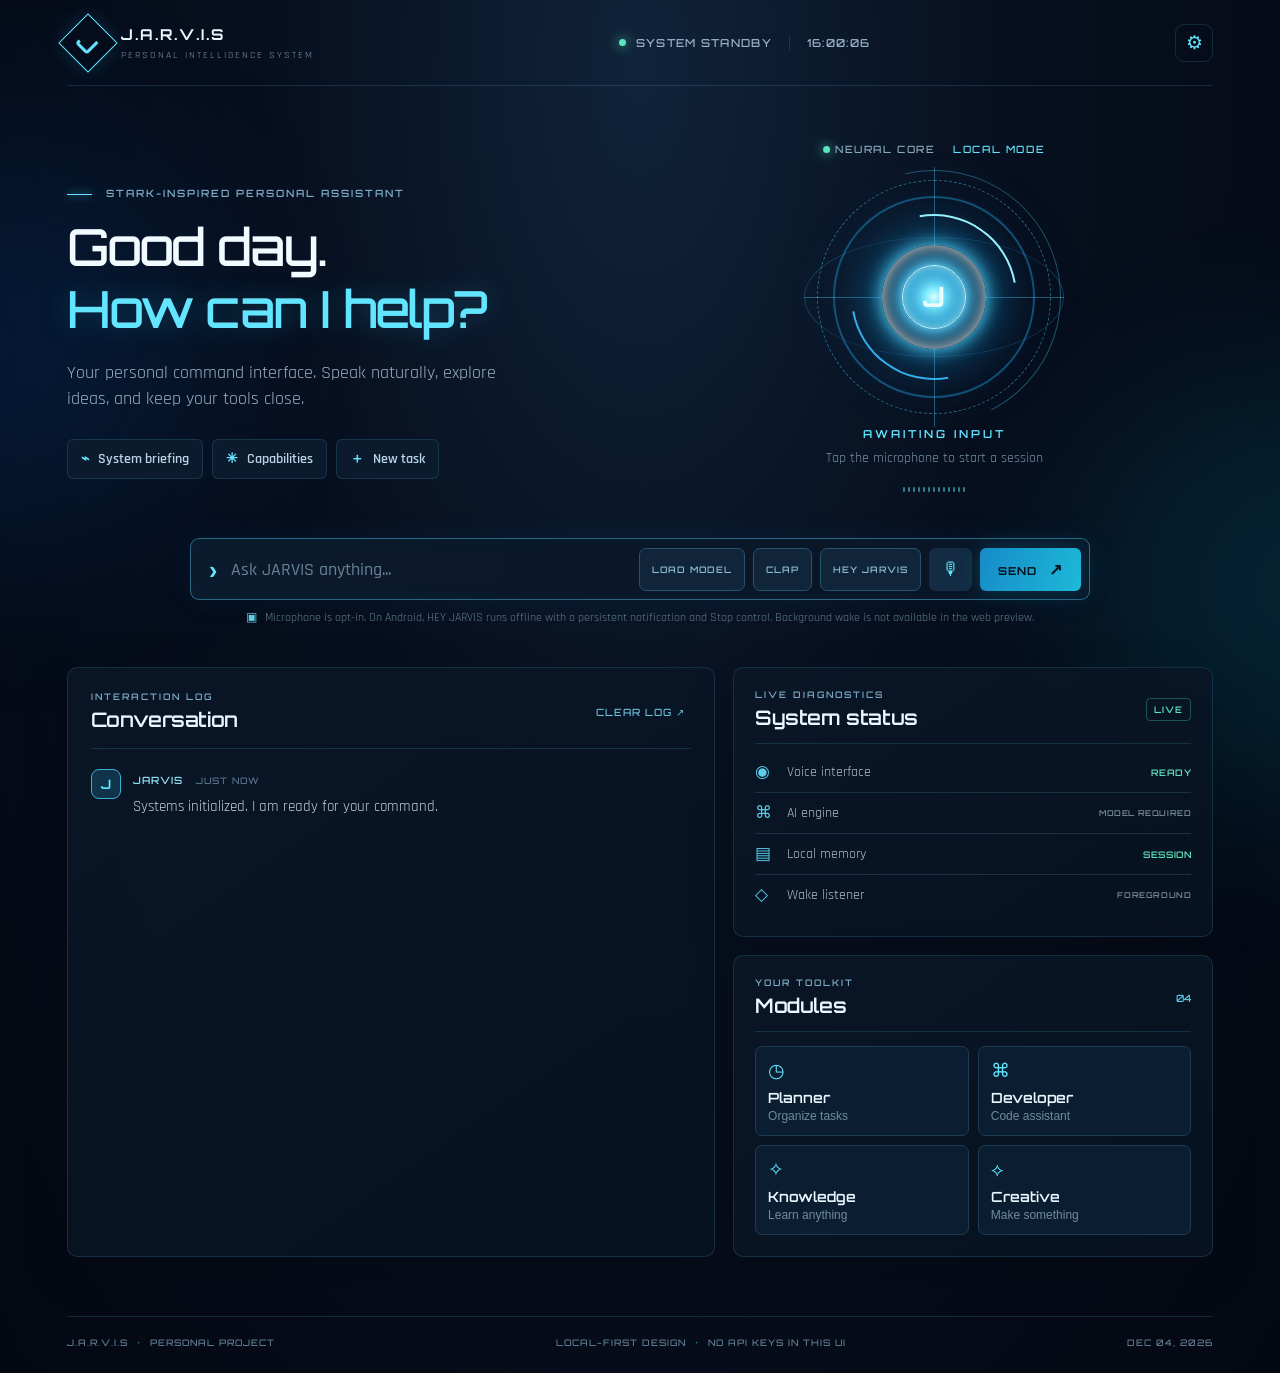
<file: index.html>
<!doctype html>
<html lang="en">
<head>
  <meta charset="UTF-8" />
  <meta name="viewport" content="width=device-width, initial-scale=1.0" />
  <meta name="theme-color" content="#050914" />
  <meta name="description" content="JARVIS — a personal, local-first voice assistant interface." />
  <title>J.A.R.V.I.S — Personal AI</title>
  <link rel="preconnect" href="https://fonts.googleapis.com">
  <link rel="preconnect" href="https://fonts.gstatic.com" crossorigin>
  <link href="https://fonts.googleapis.com/css2?family=Orbitron:wght@400;500;600;700;800&family=Rajdhani:wght@400;500;600;700&display=swap" rel="stylesheet">
  <link rel="manifest" href="manifest.webmanifest" />
  <link rel="icon" href="icons/jarvis.svg" type="image/svg+xml" />
  <link rel="stylesheet" href="styles.css" />
</head>
<body>
  <div class="ambient ambient-one"></div><div class="ambient ambient-two"></div>
  <div class="app-shell">
    <header class="topbar">
      <a class="brand" href="#" aria-label="JARVIS home"><span class="brand-mark">J</span><span><strong>J.A.R.V.I.S</strong><small>PERSONAL INTELLIGENCE SYSTEM</small></span></a>
      <div class="top-status"><span class="status-dot"></span><span id="systemStatus">SYSTEM STANDBY</span><i></i><span id="clock">--:--:--</span></div>
      <button class="icon-button" id="settingsButton" aria-label="Settings" title="Settings">⚙</button>
    </header>

    <main>
      <section class="hero-grid">
        <div class="intro-panel">
          <p class="eyebrow"><span class="tiny-line"></span> STARK-INSPIRED PERSONAL ASSISTANT</p>
          <h1>Good day.<br><em>How can I help?</em></h1>
          <p class="intro-copy">Your personal command interface. Speak naturally, explore ideas, and keep your tools close.</p>
          <div class="quick-actions">
            <button class="quick-action" data-prompt="Give me a quick system briefing"><span>⌁</span> System briefing</button>
            <button class="quick-action" data-prompt="Tell me what you can do"><span>✳</span> Capabilities</button>
            <button class="quick-action" data-prompt="Start a new task"><span>＋</span> New task</button>
          </div>
        </div>

        <div class="core-panel">
          <div class="core-label"><span class="status-dot"></span> NEURAL CORE <b>LOCAL MODE</b></div>
          <div class="reactor-wrap" id="reactor">
            <div class="reactor-orbit orbit-a"></div><div class="reactor-orbit orbit-b"></div>
            <div class="reactor-ring ring-a"></div><div class="reactor-ring ring-b"></div>
            <div class="reactor-ring ring-c"></div>
            <div class="reactor-core"><div class="core-inner"><span>J</span></div></div>
            <div class="reactor-cross cross-x"></div><div class="reactor-cross cross-y"></div>
          </div>
          <div class="listening-state" id="listeningState">AWAITING INPUT</div>
          <p class="core-hint" id="coreHint">Tap the microphone to start a session</p>
          <div class="waveform" id="waveform" aria-hidden="true"><span></span><span></span><span></span><span></span><span></span><span></span><span></span><span></span><span></span><span></span><span></span><span></span><span></span></div>
        </div>
      </section>

      <section class="command-row">
        <div class="command-box">
          <span class="prompt-symbol">›</span>
          <input id="commandInput" type="text" autocomplete="off" placeholder="Ask JARVIS anything..." aria-label="Ask JARVIS" />
          <button class="clap-button" id="modelButton" title="Import a local .litertlm language model" aria-label="Load local AI model">LOAD MODEL</button>
          <button class="clap-button" id="clapButton" title="Enable clap detection" aria-label="Toggle clap detection">CLAP</button>
          <button class="clap-button" id="wakeButton" title="Enable offline Hey JARVIS wake-word detection on Android" aria-label="Toggle Hey JARVIS wake word">HEY JARVIS</button>
          <button class="mic-button" id="micButton" title="Start voice input" aria-label="Start voice input"><span>🎙</span></button>
          <button class="send-button" id="sendButton">SEND <span>↗</span></button>
        </div>
        <p class="privacy-note"><span class="lock">▣</span> Microphone is opt-in. On Android, HEY JARVIS runs offline with a persistent notification and Stop control. Background wake is not available in the web preview.</p>
      </section>

      <section class="content-grid">
        <div class="panel conversation-panel">
          <div class="panel-heading"><div><p class="eyebrow">INTERACTION LOG</p><h2>Conversation</h2></div><button class="text-button" id="clearButton">CLEAR LOG ↗</button></div>
          <div class="conversation" id="conversation" aria-live="polite">
            <div class="message jarvis-message"><div class="avatar">J</div><div><span class="message-author">JARVIS <small>JUST NOW</small></span><p>Systems initialized. I am ready for your command.</p></div></div>
          </div>
        </div>

        <aside class="side-column">
          <div class="panel status-panel">
            <div class="panel-heading compact"><div><p class="eyebrow">LIVE DIAGNOSTICS</p><h2>System status</h2></div><span class="live-tag">LIVE</span></div>
            <div class="metric-list">
              <div class="metric"><span class="metric-icon">◉</span><span>Voice interface</span><b id="voiceMetric">READY</b></div>
              <div class="metric"><span class="metric-icon">⌘</span><span>AI engine</span><b id="aiMetric" class="muted-value">MODEL REQUIRED</b></div>
              <div class="metric"><span class="metric-icon">▤</span><span>Local memory</span><b id="memoryMetric">SESSION</b></div>
              <div class="metric"><span class="metric-icon">◇</span><span>Wake listener</span><b class="muted-value">FOREGROUND</b></div>
            </div>
          </div>
          <div class="panel modules-panel">
            <div class="panel-heading compact"><div><p class="eyebrow">YOUR TOOLKIT</p><h2>Modules</h2></div><span class="module-count">04</span></div>
            <div class="module-grid">
              <button class="module" data-prompt="Help me plan my day"><span>◷</span><b>Planner</b><small>Organize tasks</small></button>
              <button class="module" data-prompt="Help me write some code"><span>⌘</span><b>Developer</b><small>Code assistant</small></button>
              <button class="module" data-prompt="Explain a topic to me"><span>✧</span><b>Knowledge</b><small>Learn anything</small></button>
              <button class="module" data-prompt="Help me brainstorm an idea"><span>⟡</span><b>Creative</b><small>Make something</small></button>
            </div>
          </div>
        </aside>
      </section>
    </main>
    <footer><span>J.A.R.V.I.S <b>•</b> PERSONAL PROJECT</span><span>LOCAL-FIRST DESIGN <b>•</b> NO API KEYS IN THIS UI</span><span id="footerDate"></span></footer>
  </div>
  <div class="toast" id="toast" role="status"></div>
  <script src="app.js"></script>
</body>
</html>
</file>
<file: styles.css>
:root{--bg:#050914;--panel:rgba(10,20,37,.78);--line:rgba(87,190,232,.17);--cyan:#63e5ff;--blue:#399bff;--muted:#7891a8;--text:#e9f7ff;--font:'Rajdhani',sans-serif;--display:'Orbitron',sans-serif}*{box-sizing:border-box}body{margin:0;min-height:100vh;background:radial-gradient(ellipse at 50% 5%,#10233a 0%,#070f1e 42%,#040812 100%);color:var(--text);font-family:var(--font);overflow-x:hidden}.ambient{position:fixed;width:420px;height:420px;border-radius:50%;filter:blur(100px);opacity:.12;pointer-events:none}.ambient-one{background:#087eff;top:15%;left:-220px}.ambient-two{background:#00d9ff;right:-240px;top:42%}.app-shell{position:relative;max-width:1440px;margin:auto;padding:0 5.2%}.topbar{height:86px;display:flex;align-items:center;justify-content:space-between;border-bottom:1px solid var(--line)}.brand{display:flex;align-items:center;gap:12px;color:inherit;text-decoration:none}.brand-mark{height:42px;width:42px;border:1px solid var(--cyan);display:grid;place-items:center;color:var(--cyan);font:700 23px var(--display);transform:rotate(45deg);box-shadow:0 0 20px #26caff2a}.brand-mark:first-letter{transform:rotate(-45deg)}.brand strong{display:block;font:700 15px var(--display);letter-spacing:2px}.brand small{display:block;color:var(--muted);font-size:10px;letter-spacing:2px;margin-top:5px}.top-status{display:flex;align-items:center;gap:10px;color:#9bb5c9;font:500 11px var(--display);letter-spacing:1.3px}.top-status i{height:15px;width:1px;background:var(--line);margin:0 7px}.status-dot{width:7px;height:7px;border-radius:50%;background:#59e6bd;box-shadow:0 0 12px #59e6bd;display:inline-block}.icon-button{background:transparent;border:1px solid var(--line);color:var(--cyan);height:38px;width:38px;border-radius:9px;font-size:19px;cursor:pointer}main{padding:52px 0 34px}.hero-grid{display:grid;grid-template-columns:1fr 1fr;align-items:center;min-height:390px;gap:30px}.eyebrow{font:600 10px var(--display);letter-spacing:2px;color:#7ba9c3;margin:0 0 17px}.tiny-line{display:inline-block;width:25px;height:1px;background:var(--cyan);vertical-align:middle;margin-right:9px;box-shadow:0 0 8px var(--cyan)}h1{font:500 clamp(32px,4vw,55px)/1.2 var(--display);letter-spacing:-1.8px;margin:0;color:#f1faff}h1 em{font-style:normal;color:var(--cyan);text-shadow:0 0 28px #39cfff42}.intro-copy{color:#9ab0c2;font-size:18px;max-width:470px;line-height:1.45;margin:21px 0 26px}.quick-actions{display:flex;flex-wrap:wrap;gap:9px}.quick-action{background:#0b1b2d;border:1px solid var(--line);color:#b9d4e5;padding:10px 13px;border-radius:6px;font:600 14px var(--font);cursor:pointer;transition:.2s}.quick-action span{color:var(--cyan);margin-right:6px}.quick-action:hover,.module:hover{border-color:#55dfff80;background:#102a41;transform:translateY(-2px)}.core-panel{min-height:390px;display:flex;align-items:center;flex-direction:column;justify-content:center;position:relative;overflow:hidden}.core-label{position:absolute;top:5px;left:50%;transform:translateX(-50%);white-space:nowrap;font:500 10px var(--display);letter-spacing:1.6px;color:#8baabe}.core-label b{font-weight:500;color:var(--cyan);margin-left:13px}.reactor-wrap{height:260px;width:260px;position:relative;display:grid;place-items:center;filter:drop-shadow(0 0 30px #0aaaff26)}.reactor-core{width:104px;height:104px;border-radius:50%;display:grid;place-items:center;background:radial-gradient(circle,#d9fcff 0%,#7deaff 12%,#168fc8 35%,#06233d 68%,#04101f 72%);box-shadow:0 0 18px #55dfff,0 0 55px #16a9ff9c,inset 0 0 18px #e7fdff;z-index:3;animation:pulse 3s ease-in-out infinite}.core-inner{height:64px;width:64px;border-radius:50%;border:1px solid #c7f8ff;display:grid;place-items:center;color:#e9fdff;font:700 28px var(--display);box-shadow:inset 0 0 18px #a8f4ff,0 0 15px #8deaff}.reactor-orbit,.reactor-ring{position:absolute;border-radius:50%;border:1px solid #4ddcff77}.orbit-a{inset:13px;border-style:dashed;animation:spin 22s linear infinite}.orbit-b{inset:29px;border-color:#1d86bd88;border-width:2px;animation:spin 14s linear infinite reverse}.ring-a{inset:47px;border:2px solid transparent;border-top-color:#a1f5ff;border-bottom-color:#36aee9;transform:rotate(35deg);animation:spin 8s linear infinite}.ring-b{inset:3px;border:1px solid #40bfe566;transform:rotate(70deg);clip-path:polygon(0 0,100% 0,100% 44%,0 44%);animation:spin 12s linear infinite reverse}.ring-c{inset:0;border:1px solid #2b8ecb55;transform:scaleY(.46) rotate(25deg)}.reactor-cross{position:absolute;background:#48c9ee66}.cross-x{height:1px;width:100%;top:50%}.cross-y{width:1px;height:100%;left:50%}.listening-state{font:600 11px var(--display);letter-spacing:3px;color:var(--cyan);margin-top:0}.core-hint{color:#728ea4;font-size:14px;margin:8px 0 13px}.waveform{height:20px;display:flex;align-items:center;gap:3px;opacity:.5}.waveform span{width:2px;height:5px;background:var(--cyan);border-radius:3px}.waveform.active span{animation:wave .8s ease-in-out infinite alternate}.waveform span:nth-child(3n){animation-delay:.2s}.waveform span:nth-child(2n){animation-delay:.4s}.command-row{max-width:900px;margin:10px auto 42px}.command-box{height:62px;border:1px solid #3d91b7a6;background:linear-gradient(100deg,#0b1a2c,#0a1525);border-radius:9px;display:flex;align-items:center;padding:7px 8px 7px 18px;box-shadow:0 0 30px #159eea12,inset 0 0 20px #1f9dd00b}.prompt-symbol{font:600 25px var(--display);color:var(--cyan);margin-right:12px}.command-box input{flex:1;min-width:0;background:transparent;border:0;outline:0;color:white;font:500 18px var(--font)}.command-box input::placeholder{color:#668096}.mic-button,.send-button,.clap-button{border:0;cursor:pointer}.clap-button{height:43px;padding:0 12px;margin-right:8px;border:1px solid #28536d;border-radius:7px;background:#10243a;color:#8bb8cd;font:600 9px var(--display);letter-spacing:1px}.clap-button.enabled{background:#0c3c43;border-color:#42d8c4;color:#7fffe7;box-shadow:0 0 14px #2de5cf33}.mic-button{width:43px;height:43px;border-radius:7px;background:#132c43;color:var(--cyan);font-size:18px;margin-right:8px}.send-button{height:43px;padding:0 18px;border-radius:6px;background:linear-gradient(110deg,#168bc8,#1db9d8);color:#02121e;font:700 11px var(--display);letter-spacing:1px;box-shadow:0 0 20px #0cbbe33b}.send-button span{font-size:16px;margin-left:8px}.privacy-note{text-align:center;color:#627d92;font-size:12px;margin:10px 0}.lock{color:#62cde9;margin-right:5px}.content-grid{display:grid;grid-template-columns:1.35fr 1fr;gap:18px}.panel{background:linear-gradient(145deg,#0b1728dc,#081321e8);border:1px solid var(--line);border-radius:10px;box-shadow:0 14px 50px #0002}.conversation-panel{min-height:350px;padding:23px}.panel-heading{display:flex;justify-content:space-between;align-items:center;border-bottom:1px solid var(--line);padding-bottom:16px}.panel-heading .eyebrow{margin-bottom:5px;font-size:9px}.panel-heading h2{font:600 20px var(--display);margin:0;letter-spacing:-.4px}.text-button{background:transparent;border:0;color:#6dbcd8;font:500 10px var(--display);letter-spacing:1px;cursor:pointer}.conversation{padding-top:20px;display:flex;flex-direction:column;gap:18px}.message{display:flex;gap:12px;align-items:flex-start}.avatar{height:30px;width:30px;border-radius:8px;background:#10344c;border:1px solid #3caed0;color:var(--cyan);display:grid;place-items:center;font:700 13px var(--display);flex:none}.message-author{font:600 10px var(--display);letter-spacing:1px;color:#8dddf1}.message-author small{font:500 9px var(--display);color:#58768d;margin-left:9px}.message p{font-size:15px;color:#c0d2df;margin:6px 0 0;line-height:1.45}.user-message .avatar{background:#173052;border-color:#477db1;color:#a9caff}.user-message .message-author{color:#a9caff}.side-column{display:flex;flex-direction:column;gap:18px}.status-panel,.modules-panel{padding:21px}.compact{padding-bottom:13px}.live-tag{color:#5ce2c0;font:600 9px var(--display);letter-spacing:1px;border:1px solid #3ed9ae55;padding:5px 7px;border-radius:4px}.metric-list{padding-top:8px}.metric{display:flex;align-items:center;gap:10px;padding:9px 0;border-bottom:1px solid #1a3044;color:#a9bdcc;font-size:14px}.metric:last-child{border:0}.metric-icon{width:22px;color:#59cde9;font-size:17px}.metric b{margin-left:auto;font:600 9px var(--display);letter-spacing:.6px;color:#5fe0bb}.metric .muted-value{color:#73899a;font-size:8px}.module-count{font:500 10px var(--display);color:#62cfe9}.module-grid{display:grid;grid-template-columns:1fr 1fr;gap:9px;padding-top:14px}.module{background:#0b1e31;border:1px solid #1d3b53;border-radius:7px;padding:12px;text-align:left;cursor:pointer;transition:.2s;color:var(--text)}.module span{display:block;color:var(--cyan);font-size:19px;margin-bottom:7px}.module b{display:block;font:600 14px var(--display)}.module small{display:block;color:#6f8ba0;font-size:12px;margin-top:3px}footer{display:flex;justify-content:space-between;gap:15px;padding:20px 0 25px;margin-top:25px;border-top:1px solid var(--line);color:#607c91;font:500 9px var(--display);letter-spacing:1px}footer b{color:#45c7e9;margin:0 5px}.toast{position:fixed;bottom:24px;left:50%;transform:translate(-50%,20px);padding:12px 18px;border:1px solid #3d9bbd;background:#0b2034;color:#dffaff;border-radius:7px;font-size:14px;opacity:0;pointer-events:none;transition:.25s;z-index:10}.toast.show{opacity:1;transform:translate(-50%,0)}@keyframes spin{to{transform:rotate(360deg)}}@keyframes pulse{50%{box-shadow:0 0 25px #55dfff,0 0 75px #16a9ffb8,inset 0 0 22px #e7fdff}}@keyframes wave{to{height:18px;opacity:1}}@media(max-width:850px){.app-shell{padding:0 4%}.hero-grid{grid-template-columns:1fr;gap:8px}.intro-panel{text-align:center;padding-top:20px}.intro-copy{margin-left:auto;margin-right:auto}.quick-actions{justify-content:center}.core-panel{min-height:350px}.content-grid{grid-template-columns:1fr}.command-row{margin-bottom:28px}}@media(max-width:520px){.topbar{height:70px}.brand-mark{height:34px;width:34px}.brand strong{font-size:12px}.brand small{font-size:8px;letter-spacing:1px}.top-status{font-size:8px;gap:6px}.top-status i{margin:0 2px}.icon-button{height:33px;width:33px}main{padding-top:25px}h1{font-size:31px}.intro-copy{font-size:16px}.quick-action{font-size:12px;padding:8px}.core-panel{min-height:330px}.reactor-wrap{transform:scale(.88);margin:-12px 0}.command-box{padding-left:11px;height:56px}.command-box input{font-size:15px}.prompt-symbol{margin-right:7px}.clap-button{height:38px;padding:0 9px}.mic-button{height:38px;width:38px}.send-button{height:38px;padding:0 11px;font-size:9px}.conversation-panel,.status-panel,.modules-panel{padding:16px}footer{flex-direction:column;text-align:center;gap:8px}}
</file>
